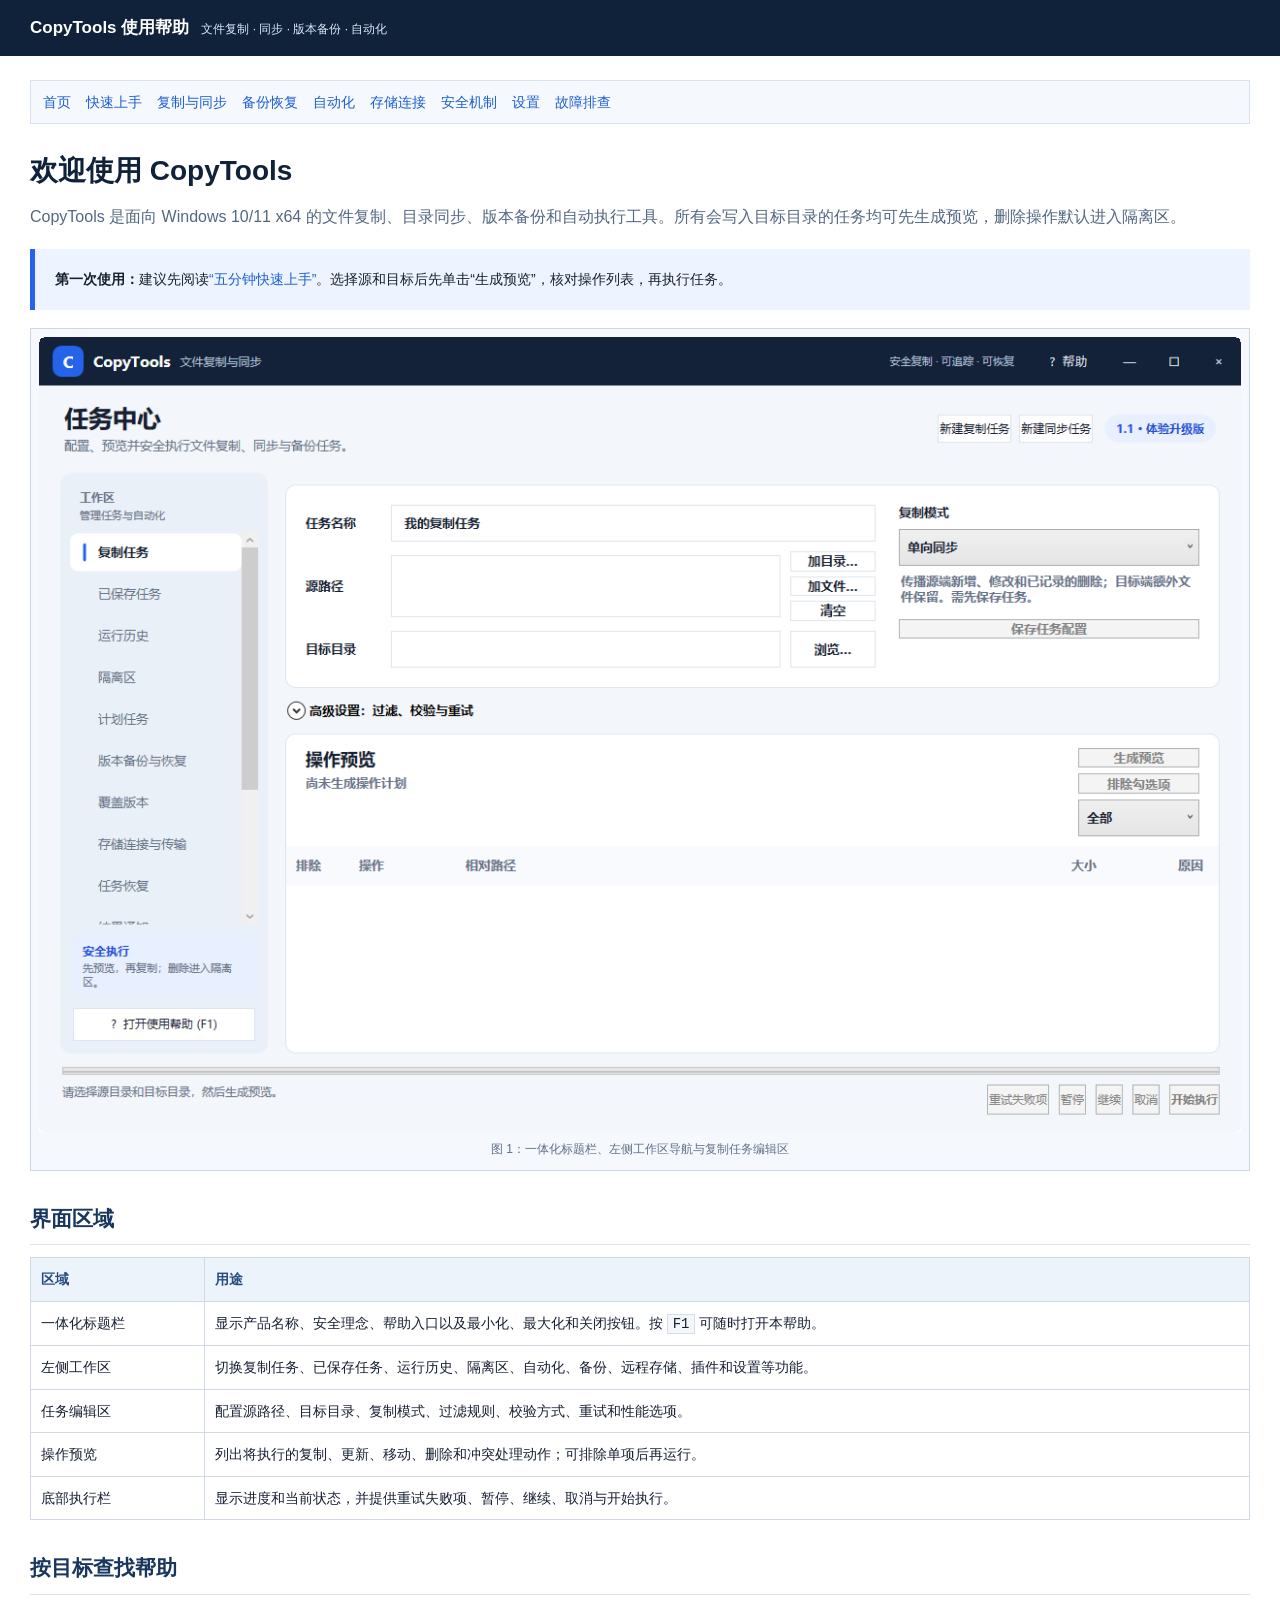
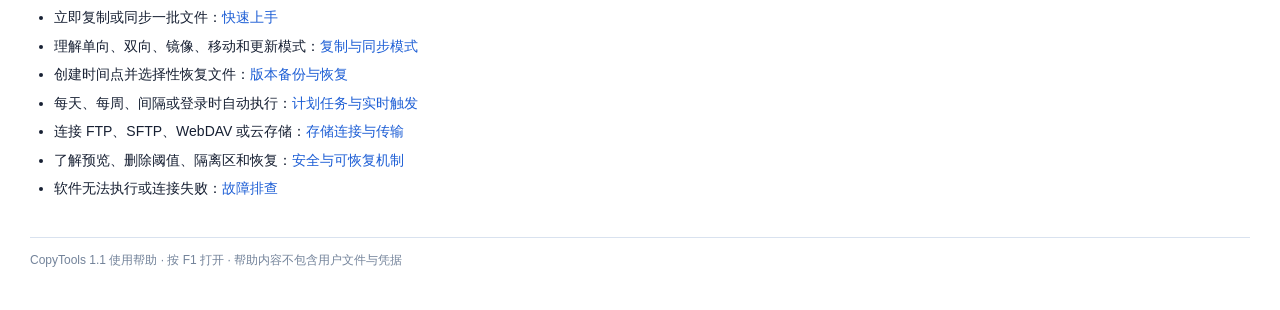
<file: docs/help-src/index.html>
<!DOCTYPE html>
<html lang="zh-CN"><head><meta charset="gb2312"><title>CopyTools ʹ�ð���</title><link rel="stylesheet" href="styles/help.css"></head>
<body>
<div class="topbar"><strong>CopyTools ʹ�ð���</strong><span>�ļ����� �� ͬ�� �� �汾���� �� �Զ���</span></div>
<div class="nav"><a href="index.html">��ҳ</a><a href="quick-start.html">��������</a><a href="copy-sync.html">������ͬ��</a><a href="backup.html">���ݻָ�</a><a href="automation.html">�Զ���</a><a href="storage.html">�洢����</a><a href="safety.html">��ȫ����</a><a href="settings.html">����</a><a href="troubleshooting.html">�����Ų�</a></div>
<h1>��ӭʹ�� CopyTools</h1>
<p class="lead">CopyTools ������ Windows 10/11 x64 ���ļ����ơ�Ŀ¼ͬ�����汾���ݺ��Զ�ִ�й��ߡ����л�д��Ŀ��Ŀ¼���������������Ԥ����ɾ������Ĭ�Ͻ����������</p>
<div class="hero"><strong>��һ��ʹ�ã�</strong>�������Ķ�<a href="quick-start.html">������ӿ������֡�</a>��ѡ��Դ��Ŀ����ȵ���������Ԥ�������˶Բ����б�����ִ������</div>
<div class="screenshot"><img src="images/01-copy-task.png" alt="CopyTools ��������������"><p class="caption">ͼ 1��һ�廯����������๤���������븴������༭��</p></div>
<h2>��������</h2>
<table>
<tr><th>����</th><th>��;</th></tr>
<tr><td>һ�廯������</td><td>��ʾ��Ʒ���ơ���ȫ�����������Լ���С������󻯺͹رհ�ť���� <kbd>F1</kbd> ����ʱ�򿪱�������</td></tr>
<tr><td>��๤����</td><td>�л����������ѱ�������������ʷ�����������Զ��������ݡ�Զ�̴洢����������õȹ��ܡ�</td></tr>
<tr><td>����༭��</td><td>����Դ·����Ŀ��Ŀ¼������ģʽ�����˹���У�鷽ʽ�����Ժ�����ѡ�</td></tr>
<tr><td>����Ԥ��</td><td>�г���ִ�еĸ��ơ����¡��ƶ���ɾ���ͳ�ͻ�������������ų�����������С�</td></tr>
<tr><td>�ײ�ִ����</td><td>��ʾ���Ⱥ͵�ǰ״̬�����ṩ����ʧ�����ͣ��������ȡ���뿪ʼִ�С�</td></tr>
</table>
<h2>��Ŀ����Ұ���</h2>
<ul>
<li>�������ƻ�ͬ��һ���ļ���<a href="quick-start.html">��������</a></li>
<li>���ⵥ��˫�򡢾����ƶ��͸���ģʽ��<a href="copy-sync.html">������ͬ��ģʽ</a></li>
<li>����ʱ��㲢ѡ���Իָ��ļ���<a href="backup.html">�汾������ָ�</a></li>
<li>ÿ�졢ÿ�ܡ�������¼ʱ�Զ�ִ�У�<a href="automation.html">�ƻ�������ʵʱ����</a></li>
<li>���� FTP��SFTP��WebDAV ���ƴ洢��<a href="storage.html">�洢�����봫��</a></li>
<li>�˽�Ԥ����ɾ����ֵ���������ͻָ���<a href="safety.html">��ȫ��ɻָ�����</a></li>
<li>�����޷�ִ�л�����ʧ�ܣ�<a href="troubleshooting.html">�����Ų�</a></li>
</ul>
<div class="footer">CopyTools 1.1 ʹ�ð��� �� �� F1 �� �� �������ݲ������û��ļ���ƾ��</div>
</body></html>
</file>
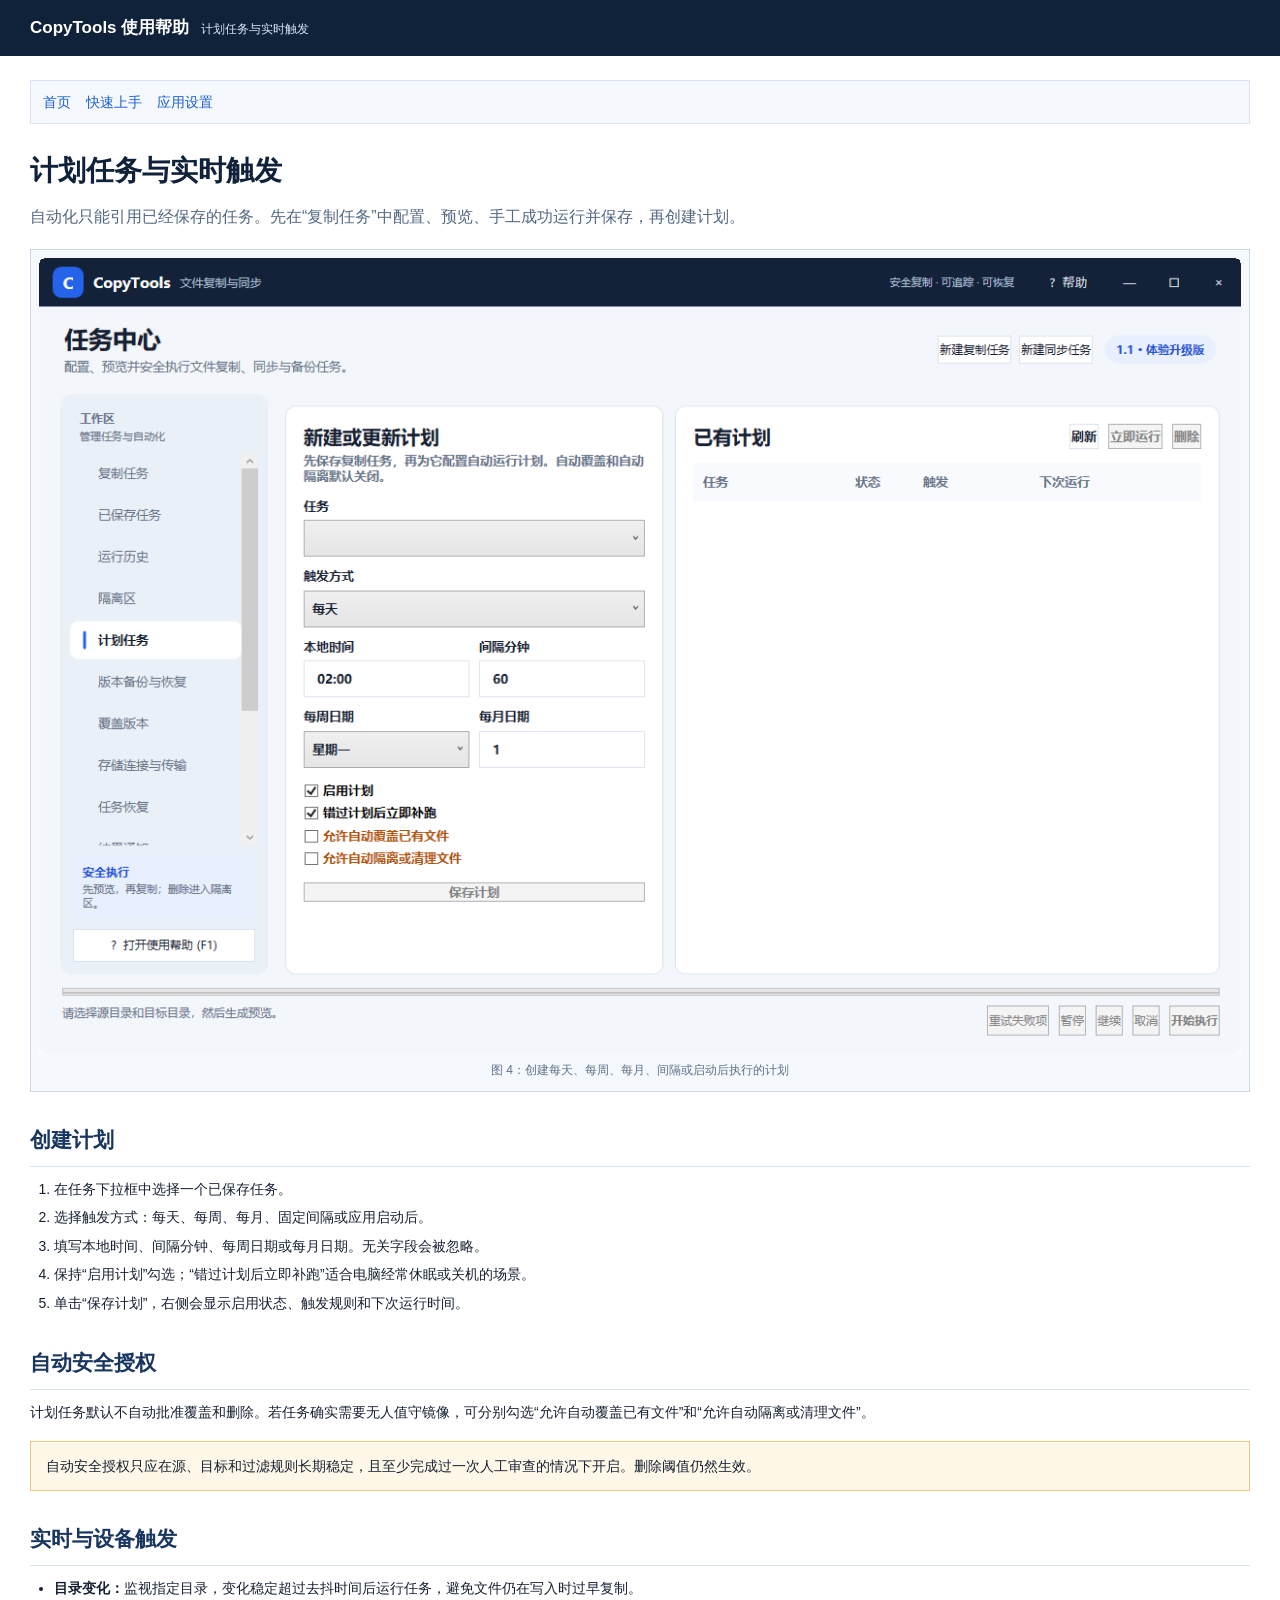
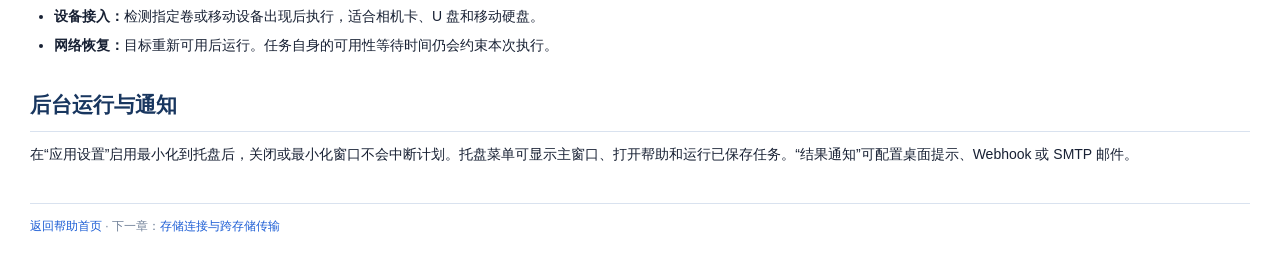
<file: docs/help-src/automation.html>
<!DOCTYPE html>
<html lang="zh-CN"><head><meta charset="gb2312"><title>�ƻ�������ʵʱ����</title><link rel="stylesheet" href="styles/help.css"></head>
<body>
<div class="topbar"><strong>CopyTools ʹ�ð���</strong><span>�ƻ�������ʵʱ����</span></div>
<div class="nav"><a href="index.html">��ҳ</a><a href="quick-start.html">��������</a><a href="settings.html">Ӧ������</a></div>
<h1>�ƻ�������ʵʱ����</h1>
<p class="lead">�Զ���ֻ�������Ѿ�������������ڡ��������������á�Ԥ�����ֹ��ɹ����в����棬�ٴ����ƻ���</p>
<div class="screenshot"><img src="images/03-schedules.png" alt="�ƻ��������"><p class="caption">ͼ 4������ÿ�졢ÿ�ܡ�ÿ�¡������������ִ�еļƻ�</p></div>
<h2>�����ƻ�</h2>
<ol><li>��������������ѡ��һ���ѱ�������</li><li>ѡ�񴥷���ʽ��ÿ�졢ÿ�ܡ�ÿ�¡��̶������Ӧ��������</li><li>��д����ʱ�䡢������ӡ�ÿ�����ڻ�ÿ�����ڡ��޹��ֶλᱻ���ԡ�</li><li>���֡����üƻ�����ѡ���������ƻ����������ܡ��ʺϵ��Ծ������߻�ػ��ĳ�����</li><li>����������ƻ������Ҳ����ʾ����״̬������������´�����ʱ�䡣</li></ol>
<h2>�Զ���ȫ��Ȩ</h2>
<p>�ƻ�����Ĭ�ϲ��Զ���׼���Ǻ�ɾ����������ȷʵ��Ҫ����ֵ�ؾ��񣬿ɷֱ�ѡ�������Զ����������ļ����͡������Զ�����������ļ�����</p>
<div class="warning">�Զ���ȫ��ȨֻӦ��Դ��Ŀ��͹��˹������ȶ�����������ɹ�һ���˹���������¿�����ɾ����ֵ��Ȼ��Ч��</div>
<h2>ʵʱ���豸����</h2>
<ul><li><strong>Ŀ¼�仯��</strong>����ָ��Ŀ¼���仯�ȶ�����ȥ��ʱ����������񣬱����ļ�����д��ʱ���縴�ơ�</li><li><strong>�豸���룺</strong>���ָ�������ƶ��豸���ֺ�ִ�У��ʺ��������U �̺��ƶ�Ӳ�̡�</li><li><strong>����ָ���</strong>Ŀ�����¿��ú����С����������Ŀ����Եȴ�ʱ���Ի�Լ������ִ�С�</li></ul>
<h2>��̨������֪ͨ</h2><p>�ڡ�Ӧ�����á�������С�������̺󣬹رջ���С�����ڲ����жϼƻ������̲˵�����ʾ�����ڡ��򿪰����������ѱ������񡣡����֪ͨ��������������ʾ��Webhook �� SMTP �ʼ���</p>
<div class="footer"><a href="index.html">���ذ�����ҳ</a> �� ��һ�£�<a href="storage.html">�洢�������洢����</a></div>
</body></html>
</file>
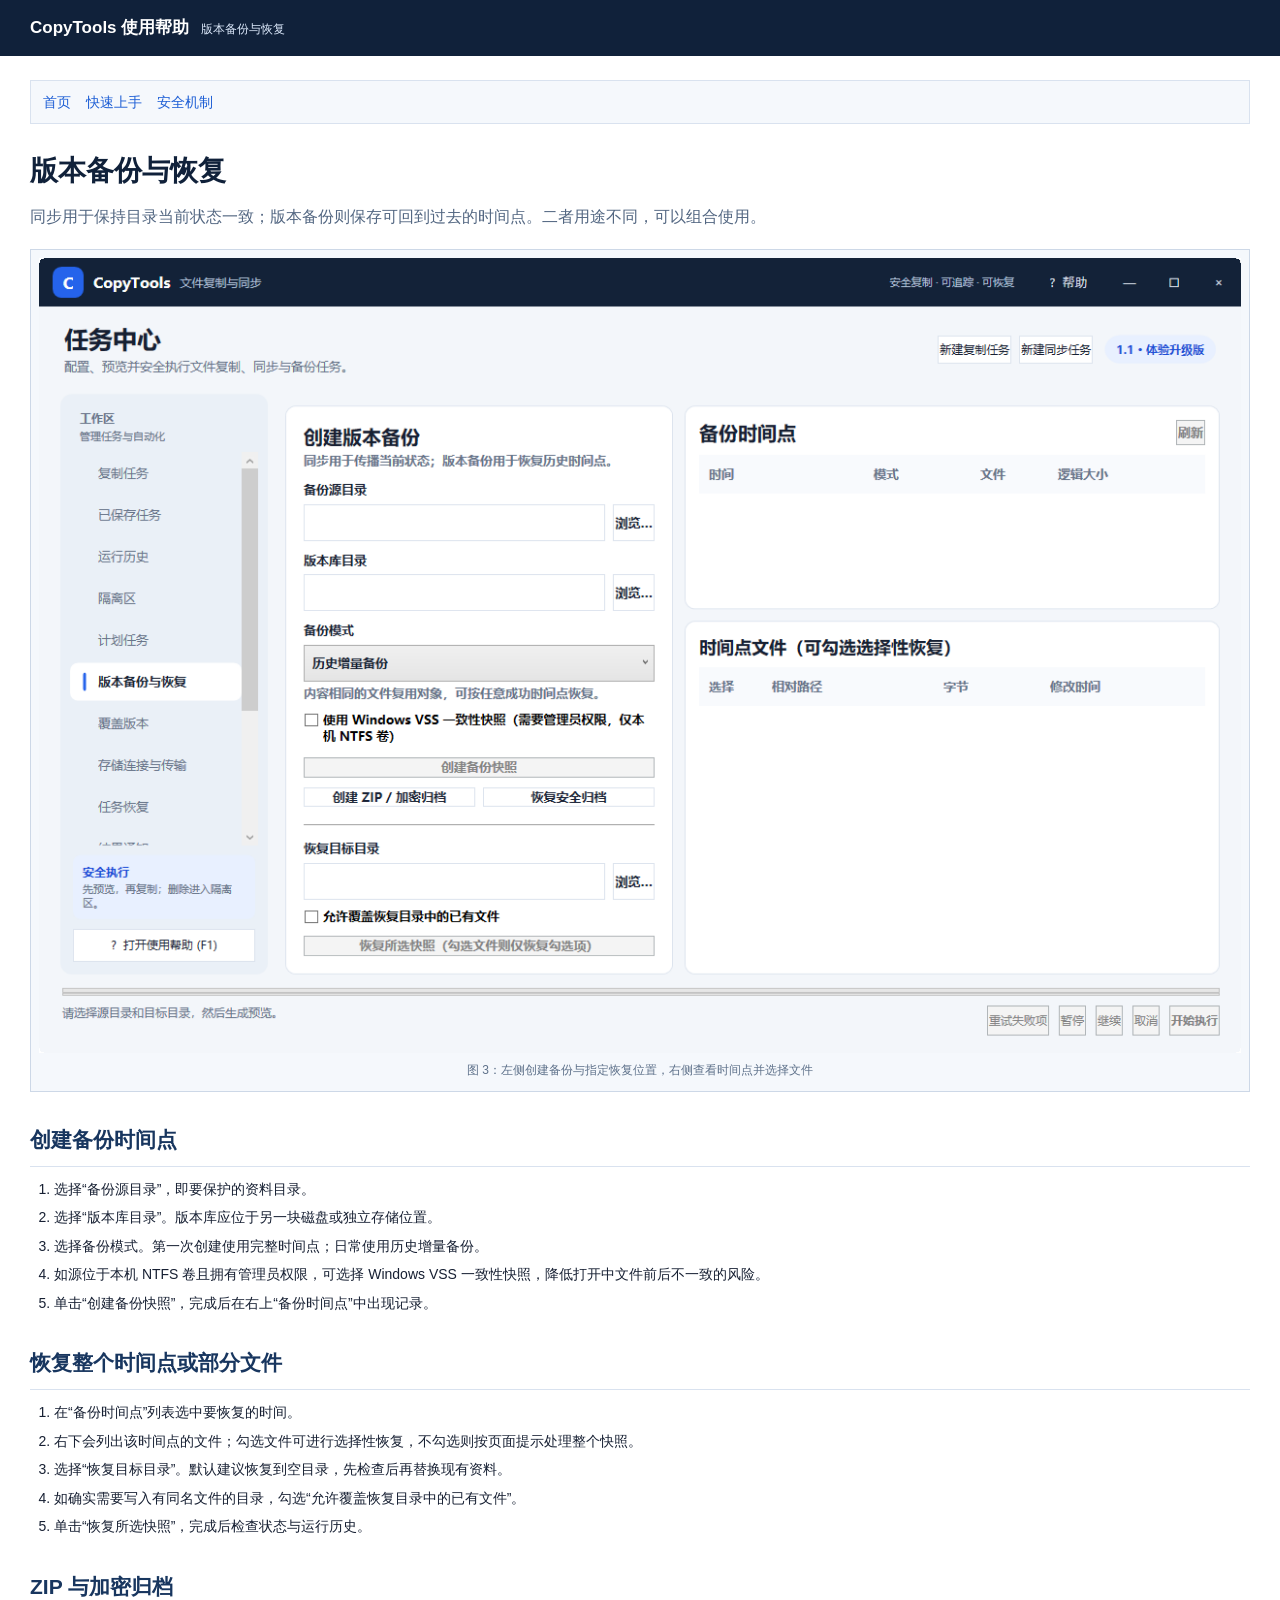
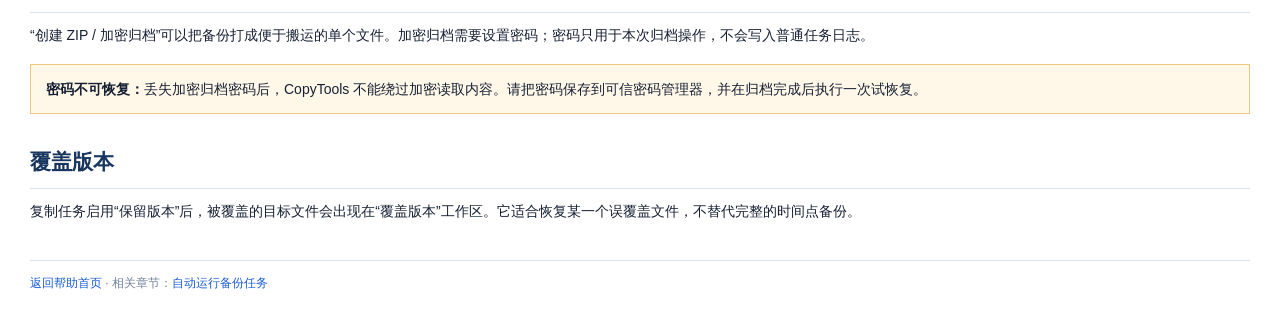
<file: docs/help-src/backup.html>
<!DOCTYPE html>
<html lang="zh-CN"><head><meta charset="gb2312"><title>�汾������ָ�</title><link rel="stylesheet" href="styles/help.css"></head>
<body>
<div class="topbar"><strong>CopyTools ʹ�ð���</strong><span>�汾������ָ�</span></div>
<div class="nav"><a href="index.html">��ҳ</a><a href="quick-start.html">��������</a><a href="safety.html">��ȫ����</a></div>
<h1>�汾������ָ�</h1>
<p class="lead">ͬ�����ڱ���Ŀ¼��ǰ״̬һ�£��汾�����򱣴�ɻص���ȥ��ʱ��㡣������;��ͬ���������ʹ�á�</p>
<div class="screenshot"><img src="images/04-backup-restore.png" alt="�汾������ָ�����"><p class="caption">ͼ 3����ഴ��������ָ���ָ�λ�ã��Ҳ�鿴ʱ��㲢ѡ���ļ�</p></div>
<h2>��������ʱ���</h2>
<ol><li>ѡ�񡰱���ԴĿ¼������Ҫ����������Ŀ¼��</li><li>ѡ�񡰰汾��Ŀ¼�����汾��Ӧλ����һ����̻�����洢λ�á�</li><li>ѡ�񱸷�ģʽ����һ�δ���ʹ������ʱ��㣻�ճ�ʹ����ʷ�������ݡ�</li><li>��Դλ�ڱ��� NTFS ����ӵ�й���ԱȨ�ޣ���ѡ�� Windows VSS һ���Կ��գ����ʹ����ļ�ǰ��һ�µķ��ա�</li><li>�������������ݿ��ա�����ɺ������ϡ�����ʱ��㡱�г��ּ�¼��</li></ol>
<h2>�ָ�����ʱ���򲿷��ļ�</h2>
<ol><li>�ڡ�����ʱ��㡱�б�ѡ��Ҫ�ָ���ʱ�䡣</li><li>���»��г���ʱ�����ļ�����ѡ�ļ��ɽ���ѡ���Իָ�������ѡ��ҳ����ʾ�����������ա�</li><li>ѡ�񡰻ָ�Ŀ��Ŀ¼����Ĭ�Ͻ���ָ�����Ŀ¼���ȼ������滻�������ϡ�</li><li>��ȷʵ��Ҫд����ͬ���ļ���Ŀ¼����ѡ���������ǻָ�Ŀ¼�е������ļ�����</li><li>�������ָ���ѡ���ա�����ɺ���״̬��������ʷ��</li></ol>
<h2>ZIP ����ܹ鵵</h2>
<p>������ ZIP / ���ܹ鵵�����԰ѱ��ݴ�ɱ��ڰ��˵ĵ����ļ������ܹ鵵��Ҫ�������룻����ֻ���ڱ��ι鵵����������д����ͨ������־��</p>
<div class="warning"><strong>���벻�ɻָ���</strong>��ʧ���ܹ鵵�����CopyTools �����ƹ����ܶ�ȡ���ݡ�������뱣�浽������������������ڹ鵵��ɺ�ִ��һ���Իָ���</div>
<h2>���ǰ汾</h2><p>�����������á������汾���󣬱����ǵ�Ŀ���ļ�������ڡ����ǰ汾�������������ʺϻָ�ĳһ���󸲸��ļ��������������ʱ��㱸�ݡ�</p>
<div class="footer"><a href="index.html">���ذ�����ҳ</a> �� ����½ڣ�<a href="automation.html">�Զ����б�������</a></div>
</body></html>
</file>
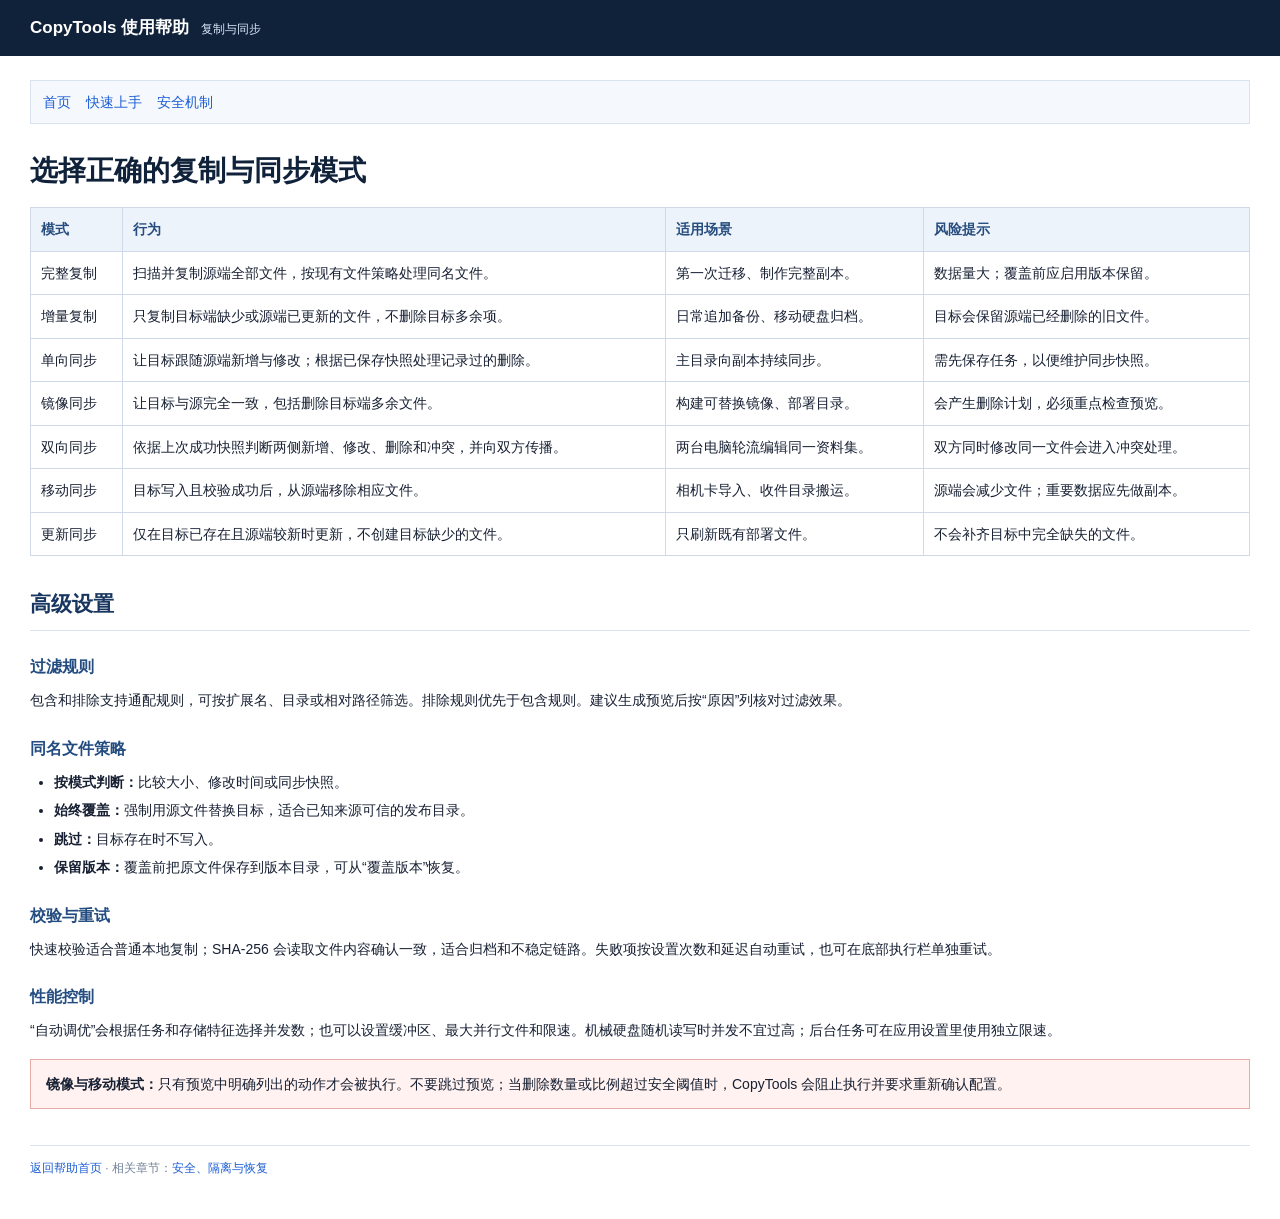
<file: docs/help-src/copy-sync.html>
<!DOCTYPE html>
<html lang="zh-CN"><head><meta charset="gb2312"><title>������ͬ��ģʽ</title><link rel="stylesheet" href="styles/help.css"></head>
<body>
<div class="topbar"><strong>CopyTools ʹ�ð���</strong><span>������ͬ��</span></div>
<div class="nav"><a href="index.html">��ҳ</a><a href="quick-start.html">��������</a><a href="safety.html">��ȫ����</a></div>
<h1>ѡ����ȷ�ĸ�����ͬ��ģʽ</h1>
<table>
<tr><th>ģʽ</th><th>��Ϊ</th><th>���ó���</th><th>������ʾ</th></tr>
<tr><td>��������</td><td>ɨ�貢����Դ��ȫ���ļ����������ļ����Դ���ͬ���ļ���</td><td>��һ��Ǩ�ơ���������������</td><td>�������󣻸���ǰӦ���ð汾������</td></tr>
<tr><td>��������</td><td>ֻ����Ŀ���ȱ�ٻ�Դ���Ѹ��µ��ļ�����ɾ��Ŀ������</td><td>�ճ�׷�ӱ��ݡ��ƶ�Ӳ�̹鵵��</td><td>Ŀ��ᱣ��Դ���Ѿ�ɾ���ľ��ļ���</td></tr>
<tr><td>����ͬ��</td><td>��Ŀ�����Դ���������޸ģ������ѱ�����մ�����¼����ɾ����</td><td>��Ŀ¼�򸱱�����ͬ����</td><td>���ȱ��������Ա�ά��ͬ�����ա�</td></tr>
<tr><td>����ͬ��</td><td>��Ŀ����Դ��ȫһ�£�����ɾ��Ŀ��˶����ļ���</td><td>�������滻���񡢲���Ŀ¼��</td><td>�����ɾ���ƻ��������ص���Ԥ����</td></tr>
<tr><td>˫��ͬ��</td><td>�����ϴγɹ������ж������������޸ġ�ɾ���ͳ�ͻ������˫��������</td><td>��̨���������༭ͬһ���ϼ���</td><td>˫��ͬʱ�޸�ͬһ�ļ�������ͻ������</td></tr>
<tr><td>�ƶ�ͬ��</td><td>Ŀ��д����У��ɹ��󣬴�Դ���Ƴ���Ӧ�ļ���</td><td>��������롢�ռ�Ŀ¼���ˡ�</td><td>Դ�˻�����ļ�����Ҫ����Ӧ����������</td></tr>
<tr><td>����ͬ��</td><td>����Ŀ���Ѵ�����Դ�˽���ʱ���£�������Ŀ��ȱ�ٵ��ļ���</td><td>ֻˢ�¼��в����ļ���</td><td>���Ჹ��Ŀ������ȫȱʧ���ļ���</td></tr>
</table>
<h2>�߼�����</h2>
<h3>���˹���</h3><p>�������ų�֧��ͨ����򣬿ɰ���չ����Ŀ¼�����·��ɸѡ���ų����������ڰ������򡣽�������Ԥ���󰴡�ԭ���к˶Թ���Ч����</p>
<h3>ͬ���ļ�����</h3><ul><li><strong>��ģʽ�жϣ�</strong>�Ƚϴ�С���޸�ʱ���ͬ�����ա�</li><li><strong>ʼ�ո��ǣ�</strong>ǿ����Դ�ļ��滻Ŀ�꣬�ʺ���֪��Դ���ŵķ���Ŀ¼��</li><li><strong>������</strong>Ŀ�����ʱ��д�롣</li><li><strong>�����汾��</strong>����ǰ��ԭ�ļ����浽�汾Ŀ¼���ɴӡ����ǰ汾���ָ���</li></ul>
<h3>У��������</h3><p>����У���ʺ���ͨ���ظ��ƣ�SHA-256 ���ȡ�ļ�����ȷ��һ�£��ʺϹ鵵�Ͳ��ȶ���·��ʧ������ô������ӳ��Զ����ԣ�Ҳ���ڵײ�ִ�����������ԡ�</p>
<h3>���ܿ���</h3><p>���Զ����š����������ʹ洢����ѡ�񲢷�����Ҳ�������û�������������ļ������١���еӲ�������дʱ�������˹��ߣ���̨�������Ӧ��������ʹ�ö������١�</p>
<div class="danger"><strong>�������ƶ�ģʽ��</strong>ֻ��Ԥ������ȷ�г��Ķ����Żᱻִ�С���Ҫ����Ԥ������ɾ�����������������ȫ��ֵʱ��CopyTools ����ִֹ�в�Ҫ������ȷ�����á�</div>
<div class="footer"><a href="index.html">���ذ�����ҳ</a> �� ����½ڣ�<a href="safety.html">��ȫ��������ָ�</a></div>
</body></html>
</file>
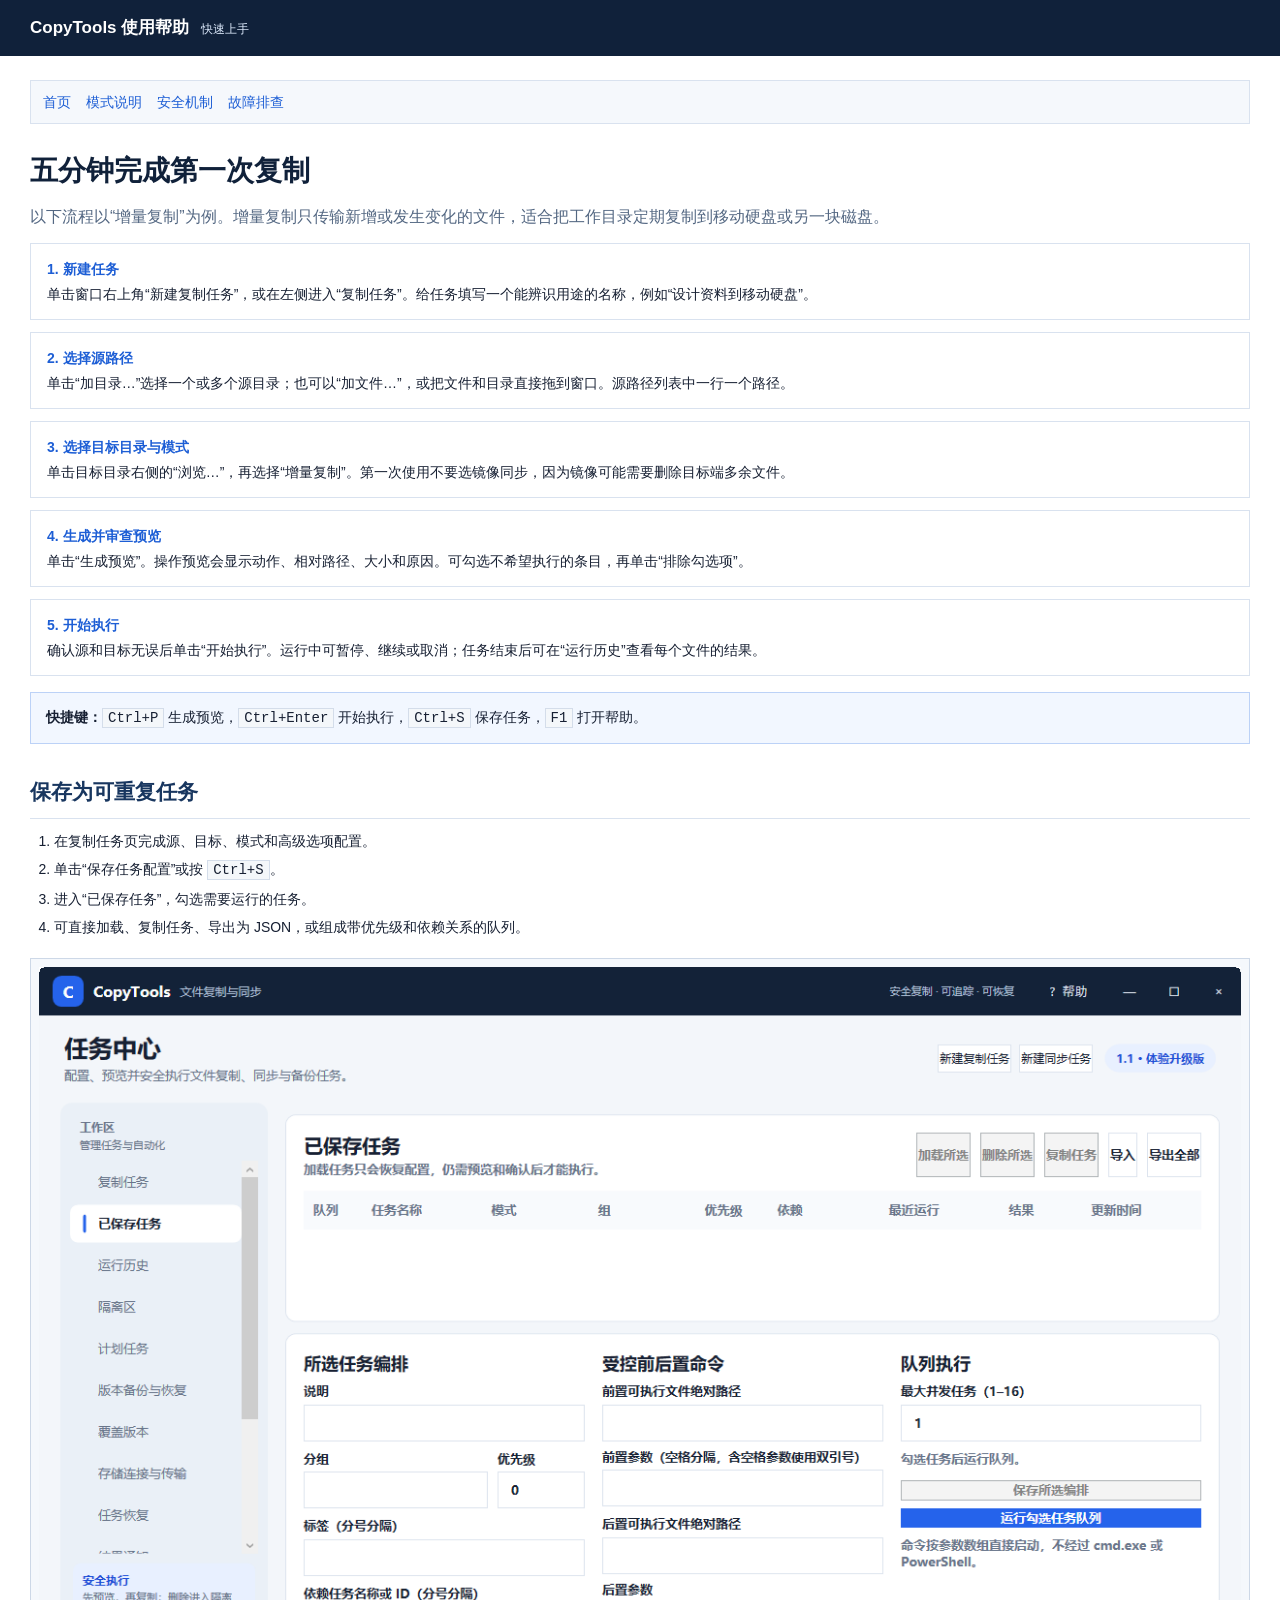
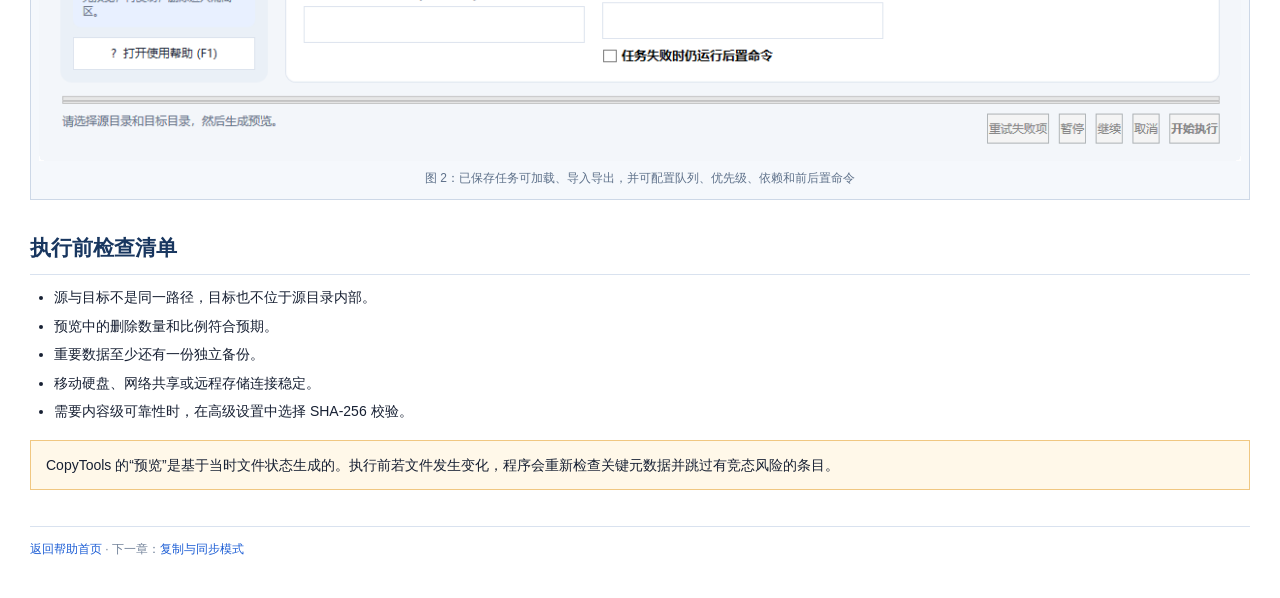
<file: docs/help-src/quick-start.html>
<!DOCTYPE html>
<html lang="zh-CN"><head><meta charset="gb2312"><title>����ӿ�������</title><link rel="stylesheet" href="styles/help.css"></head>
<body>
<div class="topbar"><strong>CopyTools ʹ�ð���</strong><span>��������</span></div>
<div class="nav"><a href="index.html">��ҳ</a><a href="copy-sync.html">ģʽ˵��</a><a href="safety.html">��ȫ����</a><a href="troubleshooting.html">�����Ų�</a></div>
<h1>�������ɵ�һ�θ���</h1>
<p class="lead">���������ԡ��������ơ�Ϊ������������ֻ�������������仯���ļ����ʺϰѹ���Ŀ¼���ڸ��Ƶ��ƶ�Ӳ�̻���һ����̡�</p>
<div class="step"><strong>1. �½�����</strong><br>�����������Ͻǡ��½��������񡱣����������롰�������񡱡���������дһ���ܱ�ʶ��;�����ƣ����硰������ϵ��ƶ�Ӳ�̡���</div>
<div class="step"><strong>2. ѡ��Դ·��</strong><br>��������Ŀ¼����ѡ��һ������ԴĿ¼��Ҳ���ԡ����ļ�����������ļ���Ŀ¼ֱ���ϵ����ڡ�Դ·���б���һ��һ��·����</div>
<div class="step"><strong>3. ѡ��Ŀ��Ŀ¼��ģʽ</strong><br>����Ŀ��Ŀ¼�Ҳ�ġ������������ѡ���������ơ�����һ��ʹ�ò�Ҫѡ����ͬ������Ϊ���������Ҫɾ��Ŀ��˶����ļ���</div>
<div class="step"><strong>4. ���ɲ����Ԥ��</strong><br>����������Ԥ����������Ԥ������ʾ���������·������С��ԭ�򡣿ɹ�ѡ��ϣ��ִ�е���Ŀ���ٵ������ų���ѡ���</div>
<div class="step"><strong>5. ��ʼִ��</strong><br>ȷ��Դ��Ŀ������󵥻�����ʼִ�С��������п���ͣ��������ȡ���������������ڡ�������ʷ���鿴ÿ���ļ��Ľ����</div>
<div class="tip"><strong>��ݼ���</strong><kbd>Ctrl+P</kbd> ����Ԥ����<kbd>Ctrl+Enter</kbd> ��ʼִ�У�<kbd>Ctrl+S</kbd> ��������<kbd>F1</kbd> �򿪰�����</div>
<h2>����Ϊ���ظ�����</h2>
<ol>
<li>�ڸ�������ҳ���Դ��Ŀ�ꡢģʽ�͸߼�ѡ�����á�</li>
<li>�����������������á��� <kbd>Ctrl+S</kbd>��</li>
<li>���롰�ѱ������񡱣���ѡ��Ҫ���е�����</li>
<li>��ֱ�Ӽ��ء��������񡢵���Ϊ JSON������ɴ����ȼ���������ϵ�Ķ��С�</li>
</ol>
<div class="screenshot"><img src="images/02-saved-tasks.png" alt="�ѱ������������"><p class="caption">ͼ 2���ѱ�������ɼ��ء����뵼�����������ö��С����ȼ���������ǰ��������</p></div>
<h2>ִ��ǰ����嵥</h2>
<ul><li>Դ��Ŀ�겻��ͬһ·����Ŀ��Ҳ��λ��ԴĿ¼�ڲ���</li><li>Ԥ���е�ɾ�������ͱ�������Ԥ�ڡ�</li><li>��Ҫ�������ٻ���һ�ݶ������ݡ�</li><li>�ƶ�Ӳ�̡����繲����Զ�̴洢�����ȶ���</li><li>��Ҫ���ݼ��ɿ���ʱ���ڸ߼�������ѡ�� SHA-256 У�顣</li></ul>
<div class="warning">CopyTools �ġ�Ԥ�����ǻ��ڵ�ʱ�ļ�״̬���ɵġ�ִ��ǰ���ļ������仯����������¼��ؼ�Ԫ���ݲ������о�̬���յ���Ŀ��</div>
<div class="footer"><a href="index.html">���ذ�����ҳ</a> �� ��һ�£�<a href="copy-sync.html">������ͬ��ģʽ</a></div>
</body></html>
</file>
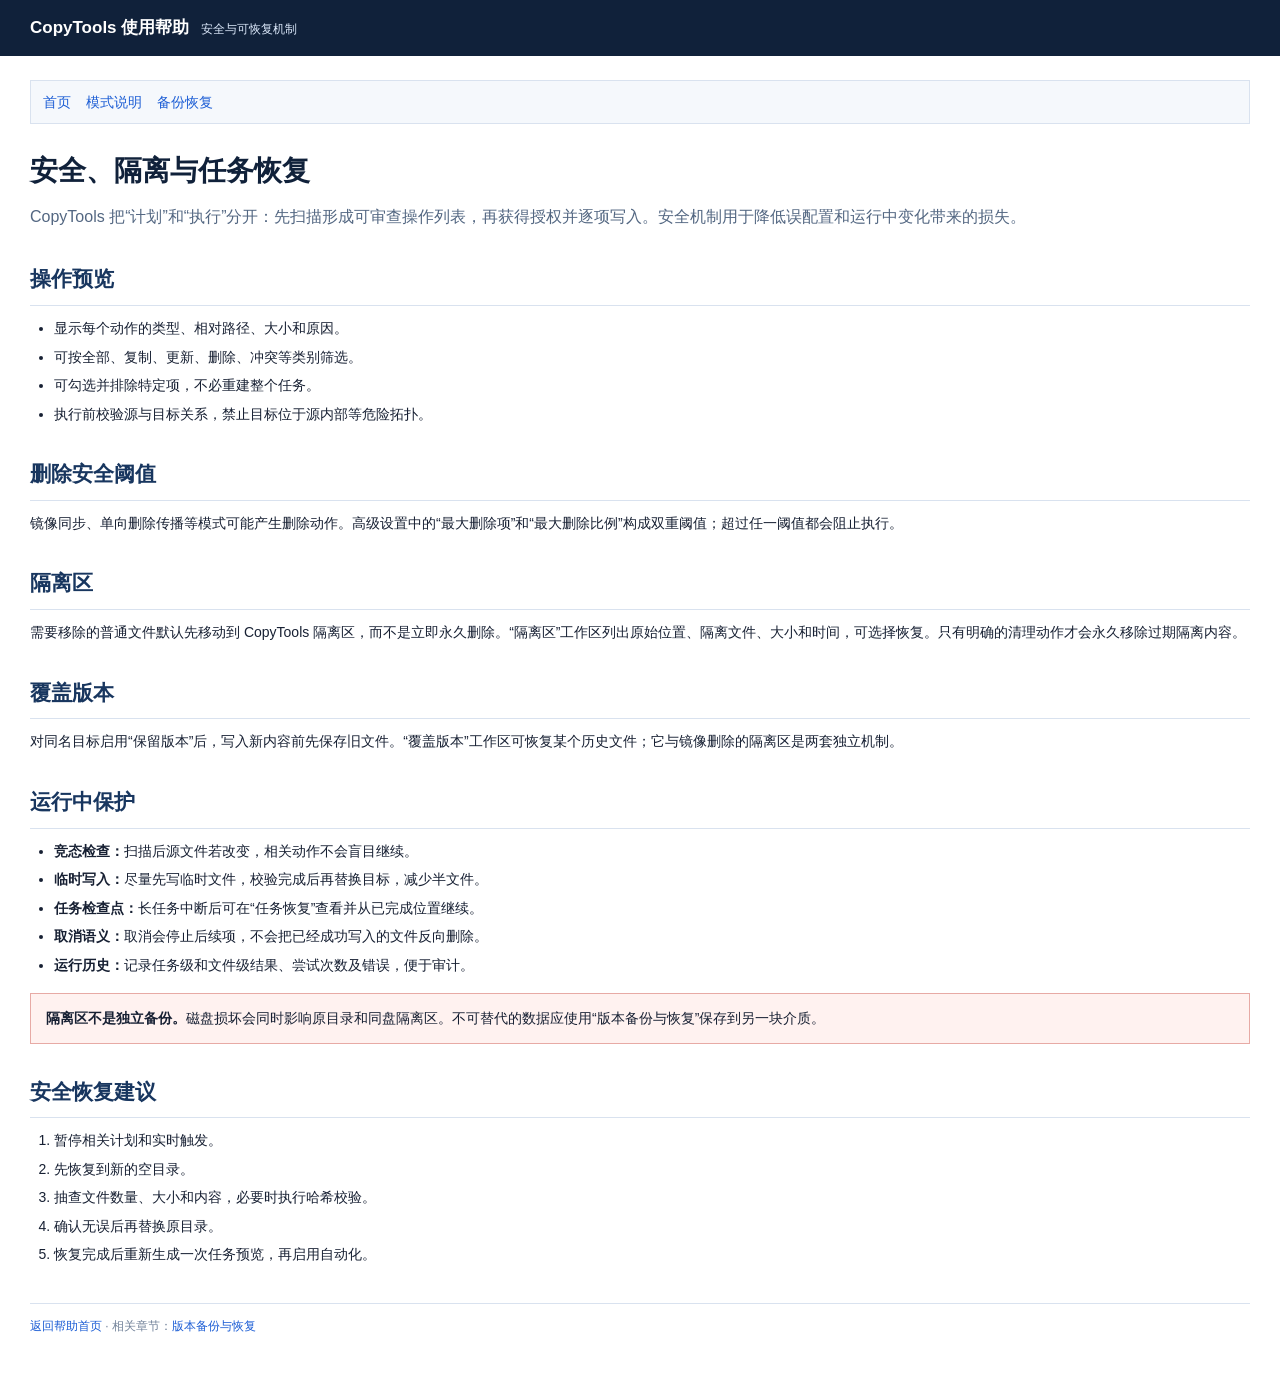
<file: docs/help-src/safety.html>
<!DOCTYPE html>
<html lang="zh-CN"><head><meta charset="gb2312"><title>��ȫ��������ָ�</title><link rel="stylesheet" href="styles/help.css"></head>
<body>
<div class="topbar"><strong>CopyTools ʹ�ð���</strong><span>��ȫ��ɻָ�����</span></div>
<div class="nav"><a href="index.html">��ҳ</a><a href="copy-sync.html">ģʽ˵��</a><a href="backup.html">���ݻָ�</a></div>
<h1>��ȫ������������ָ�</h1>
<p class="lead">CopyTools �ѡ��ƻ����͡�ִ�С��ֿ�����ɨ���γɿ��������б����ٻ����Ȩ������д�롣��ȫ�������ڽ��������ú������б仯��������ʧ��</p>
<h2>����Ԥ��</h2><ul><li>��ʾÿ�����������͡����·������С��ԭ��</li><li>�ɰ�ȫ�������ơ����¡�ɾ������ͻ�����ɸѡ��</li><li>�ɹ�ѡ���ų��ض�������ؽ���������</li><li>ִ��ǰУ��Դ��Ŀ���ϵ����ֹĿ��λ��Դ�ڲ���Σ�����ˡ�</li></ul>
<h2>ɾ����ȫ��ֵ</h2><p>����ͬ��������ɾ��������ģʽ���ܲ���ɾ���������߼������еġ����ɾ����͡����ɾ������������˫����ֵ��������һ��ֵ������ִֹ�С�</p>
<h2>������</h2><p>��Ҫ�Ƴ�����ͨ�ļ�Ĭ�����ƶ��� CopyTools ����������������������ɾ���������������������г�ԭʼλ�á������ļ�����С��ʱ�䣬��ѡ��ָ���ֻ����ȷ�����������Ż������Ƴ����ڸ������ݡ�</p>
<h2>���ǰ汾</h2><p>��ͬ��Ŀ�����á������汾����д��������ǰ�ȱ�����ļ��������ǰ汾���������ɻָ�ĳ����ʷ�ļ������뾵��ɾ���ĸ����������׶������ơ�</p>
<h2>�����б���</h2>
<ul><li><strong>��̬��飺</strong>ɨ���Դ�ļ����ı䣬��ض�������äĿ������</li><li><strong>��ʱд�룺</strong>������д��ʱ�ļ���У����ɺ����滻Ŀ�꣬���ٰ��ļ���</li><li><strong>������㣺</strong>�������жϺ���ڡ�����ָ����鿴���������λ�ü�����</li><li><strong>ȡ�����壺</strong>ȡ����ֹͣ�����������Ѿ��ɹ�д����ļ�����ɾ����</li><li><strong>������ʷ��</strong>��¼���񼶺��ļ�����������Դ��������󣬱�����ơ�</li></ul>
<div class="danger"><strong>���������Ƕ������ݡ�</strong>�����𻵻�ͬʱӰ��ԭĿ¼��ͬ�̸��������������������Ӧʹ�á��汾������ָ������浽��һ����ʡ�</div>
<h2>��ȫ�ָ�����</h2><ol><li>��ͣ��ؼƻ���ʵʱ������</li><li>�Ȼָ����µĿ�Ŀ¼��</li><li>����ļ���������С�����ݣ���Ҫʱִ�й�ϣУ�顣</li><li>ȷ����������滻ԭĿ¼��</li><li>�ָ���ɺ���������һ������Ԥ�����������Զ�����</li></ol>
<div class="footer"><a href="index.html">���ذ�����ҳ</a> �� ����½ڣ�<a href="backup.html">�汾������ָ�</a></div>
</body></html>
</file>
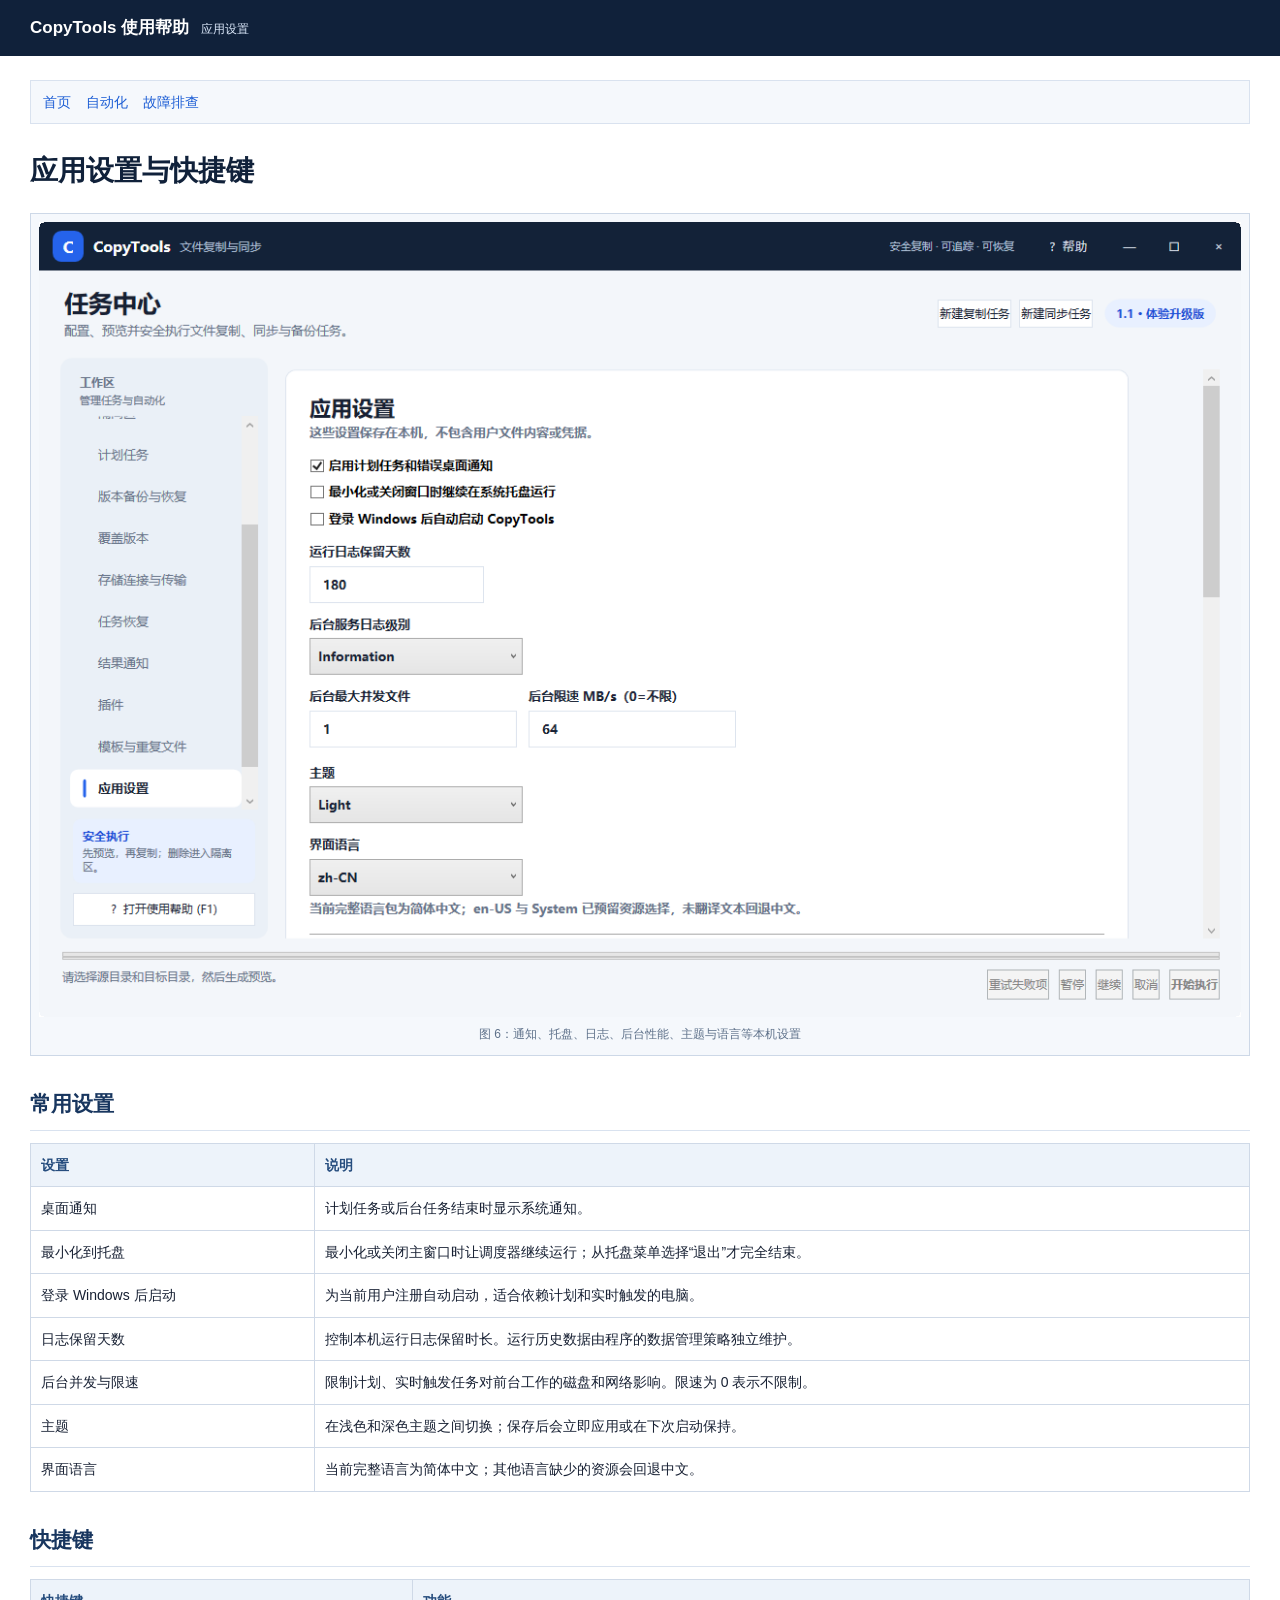
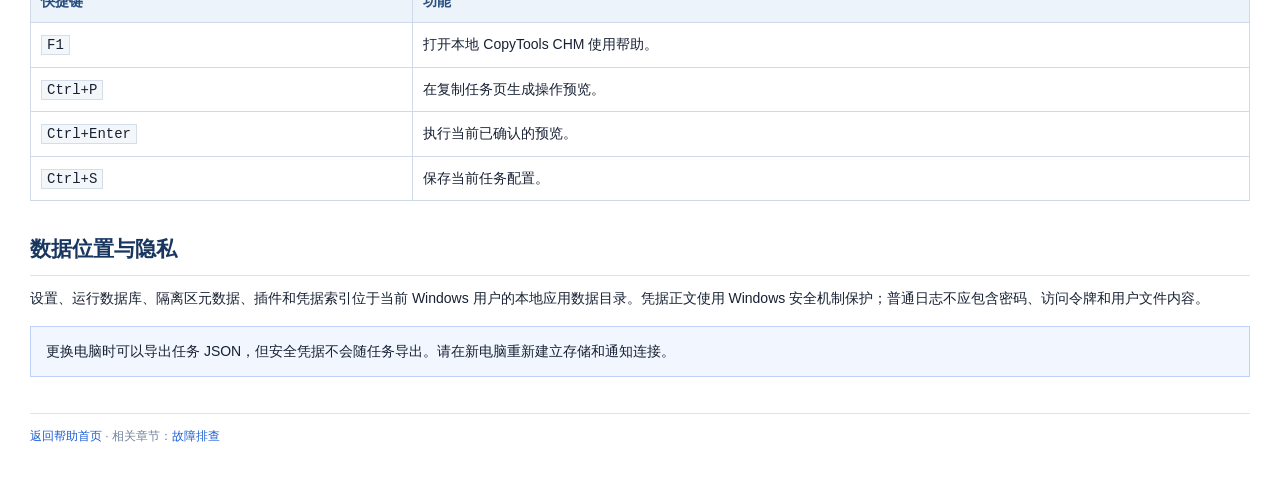
<file: docs/help-src/settings.html>
<!DOCTYPE html>
<html lang="zh-CN"><head><meta charset="gb2312"><title>Ӧ���������ݼ�</title><link rel="stylesheet" href="styles/help.css"></head>
<body>
<div class="topbar"><strong>CopyTools ʹ�ð���</strong><span>Ӧ������</span></div>
<div class="nav"><a href="index.html">��ҳ</a><a href="automation.html">�Զ���</a><a href="troubleshooting.html">�����Ų�</a></div>
<h1>Ӧ���������ݼ�</h1>
<div class="screenshot"><img src="images/06-settings.png" alt="Ӧ�����ý���"><p class="caption">ͼ 6��֪ͨ�����̡���־����̨���ܡ����������Եȱ�������</p></div>
<h2>��������</h2>
<table><tr><th>����</th><th>˵��</th></tr><tr><td>����֪ͨ</td><td>�ƻ�������̨�������ʱ��ʾϵͳ֪ͨ��</td></tr><tr><td>��С��������</td><td>��С����ر�������ʱ�õ������������У������̲˵�ѡ���˳�������ȫ������</td></tr><tr><td>��¼ Windows ������</td><td>Ϊ��ǰ�û�ע���Զ��������ʺ������ƻ���ʵʱ�����ĵ��ԡ�</td></tr><tr><td>��־��������</td><td>���Ʊ���������־����ʱ����������ʷ�����ɳ�������ݹ������Զ���ά����</td></tr><tr><td>��̨����������</td><td>���Ƽƻ���ʵʱ���������ǰ̨�����Ĵ��̺�����Ӱ�졣����Ϊ 0 ��ʾ�����ơ�</td></tr><tr><td>����</td><td>��ǳɫ����ɫ����֮���л�������������Ӧ�û����´��������֡�</td></tr><tr><td>��������</td><td>��ǰ��������Ϊ�������ģ���������ȱ�ٵ���Դ��������ġ�</td></tr></table>
<h2>��ݼ�</h2>
<table><tr><th>��ݼ�</th><th>����</th></tr><tr><td><kbd>F1</kbd></td><td>�򿪱��� CopyTools CHM ʹ�ð�����</td></tr><tr><td><kbd>Ctrl+P</kbd></td><td>�ڸ�������ҳ���ɲ���Ԥ����</td></tr><tr><td><kbd>Ctrl+Enter</kbd></td><td>ִ�е�ǰ��ȷ�ϵ�Ԥ����</td></tr><tr><td><kbd>Ctrl+S</kbd></td><td>���浱ǰ�������á�</td></tr></table>
<h2>����λ������˽</h2><p>���á��������ݿ⡢������Ԫ���ݡ������ƾ������λ�ڵ�ǰ Windows �û��ı���Ӧ������Ŀ¼��ƾ������ʹ�� Windows ��ȫ���Ʊ�������ͨ��־��Ӧ�������롢�������ƺ��û��ļ����ݡ�</p>
<div class="tip">��������ʱ���Ե������� JSON������ȫƾ�ݲ��������񵼳��������µ������½����洢��֪ͨ���ӡ�</div>
<div class="footer"><a href="index.html">���ذ�����ҳ</a> �� ����½ڣ�<a href="troubleshooting.html">�����Ų�</a></div>
</body></html>
</file>
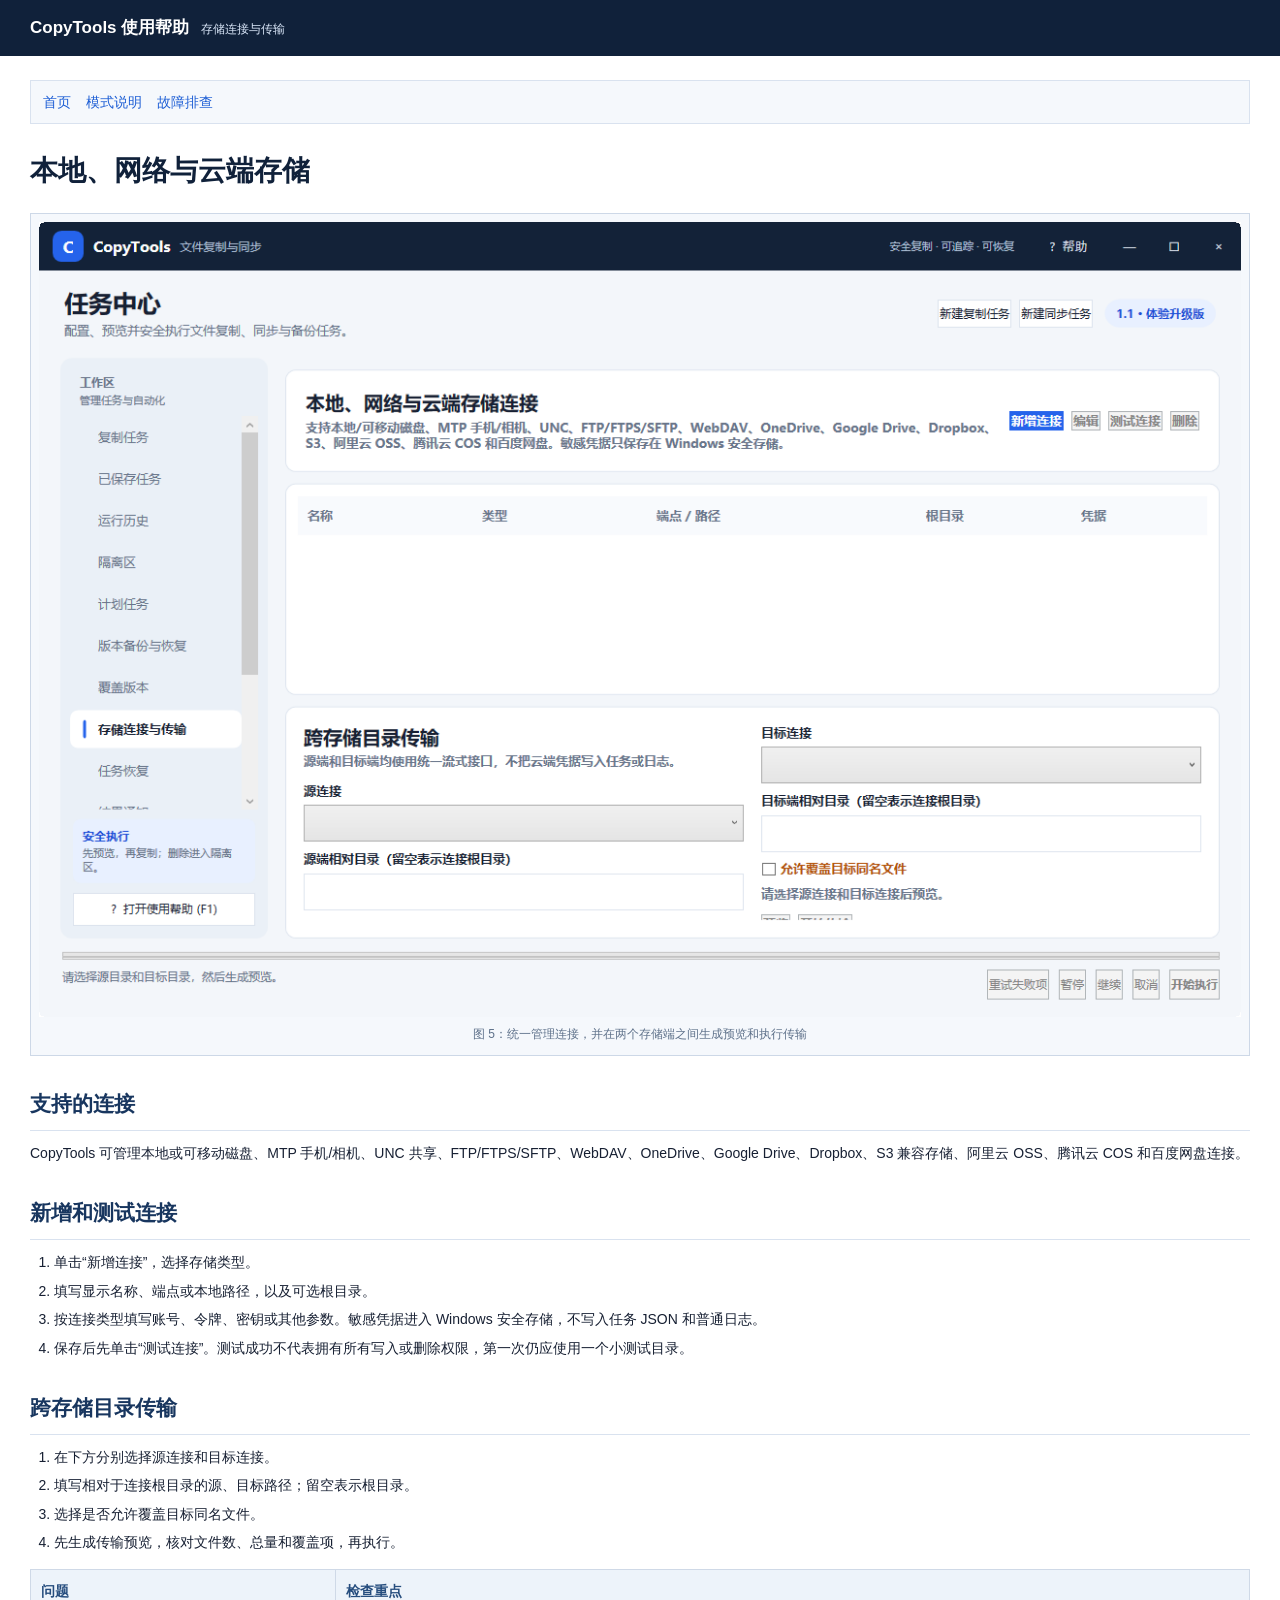
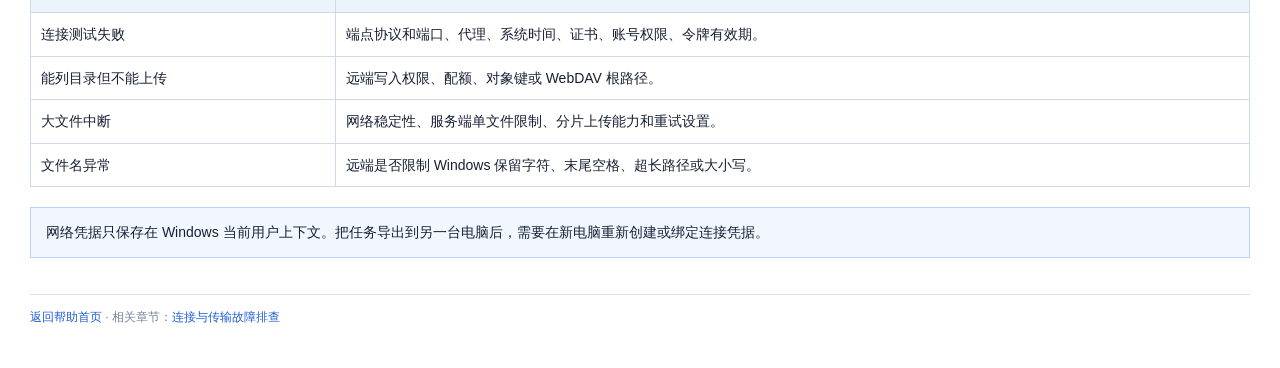
<file: docs/help-src/storage.html>
<!DOCTYPE html>
<html lang="zh-CN"><head><meta charset="gb2312"><title>�洢�������洢����</title><link rel="stylesheet" href="styles/help.css"></head>
<body>
<div class="topbar"><strong>CopyTools ʹ�ð���</strong><span>�洢�����봫��</span></div>
<div class="nav"><a href="index.html">��ҳ</a><a href="copy-sync.html">ģʽ˵��</a><a href="troubleshooting.html">�����Ų�</a></div>
<h1>���ء��������ƶ˴洢</h1>
<div class="screenshot"><img src="images/05-storage.png" alt="�洢�����봫�����"><p class="caption">ͼ 5��ͳһ�������ӣ����������洢��֮������Ԥ����ִ�д���</p></div>
<h2>֧�ֵ�����</h2>
<p>CopyTools �ɹ������ػ���ƶ����̡�MTP �ֻ�/�����UNC ������FTP/FTPS/SFTP��WebDAV��OneDrive��Google Drive��Dropbox��S3 ���ݴ洢�������� OSS����Ѷ�� COS �Ͱٶ��������ӡ�</p>
<h2>�����Ͳ�������</h2>
<ol><li>�������������ӡ���ѡ��洢���͡�</li><li>��д��ʾ���ơ��˵�򱾵�·�����Լ���ѡ��Ŀ¼��</li><li>������������д�˺š����ơ���Կ����������������ƾ�ݽ��� Windows ��ȫ�洢����д������ JSON ����ͨ��־��</li><li>������ȵ������������ӡ������Գɹ�������ӵ������д���ɾ��Ȩ�ޣ���һ����Ӧʹ��һ��С����Ŀ¼��</li></ol>
<h2>��洢Ŀ¼����</h2>
<ol><li>���·��ֱ�ѡ��Դ���Ӻ�Ŀ�����ӡ�</li><li>��д��������Ӹ�Ŀ¼��Դ��Ŀ��·�������ձ�ʾ��Ŀ¼��</li><li>ѡ���Ƿ���������Ŀ��ͬ���ļ���</li><li>�����ɴ���Ԥ�����˶��ļ����������͸������ִ�С�</li></ol>
<table><tr><th>����</th><th>����ص�</th></tr><tr><td>���Ӳ���ʧ��</td><td>�˵�Э��Ͷ˿ڡ�������ϵͳʱ�䡢֤�顢�˺�Ȩ�ޡ�������Ч�ڡ�</td></tr><tr><td>����Ŀ¼�������ϴ�</td><td>Զ��д��Ȩ�ޡ���������� WebDAV ��·����</td></tr><tr><td>���ļ��ж�</td><td>�����ȶ��ԡ�����˵��ļ����ơ���Ƭ�ϴ��������������á�</td></tr><tr><td>�ļ����쳣</td><td>Զ���Ƿ����� Windows �����ַ���ĩβ�ո񡢳���·�����Сд��</td></tr></table>
<div class="tip">����ƾ��ֻ������ Windows ��ǰ�û������ġ������񵼳�����һ̨���Ժ���Ҫ���µ������´����������ƾ�ݡ�</div>
<div class="footer"><a href="index.html">���ذ�����ҳ</a> �� ����½ڣ�<a href="troubleshooting.html">�����봫������Ų�</a></div>
</body></html>
</file>
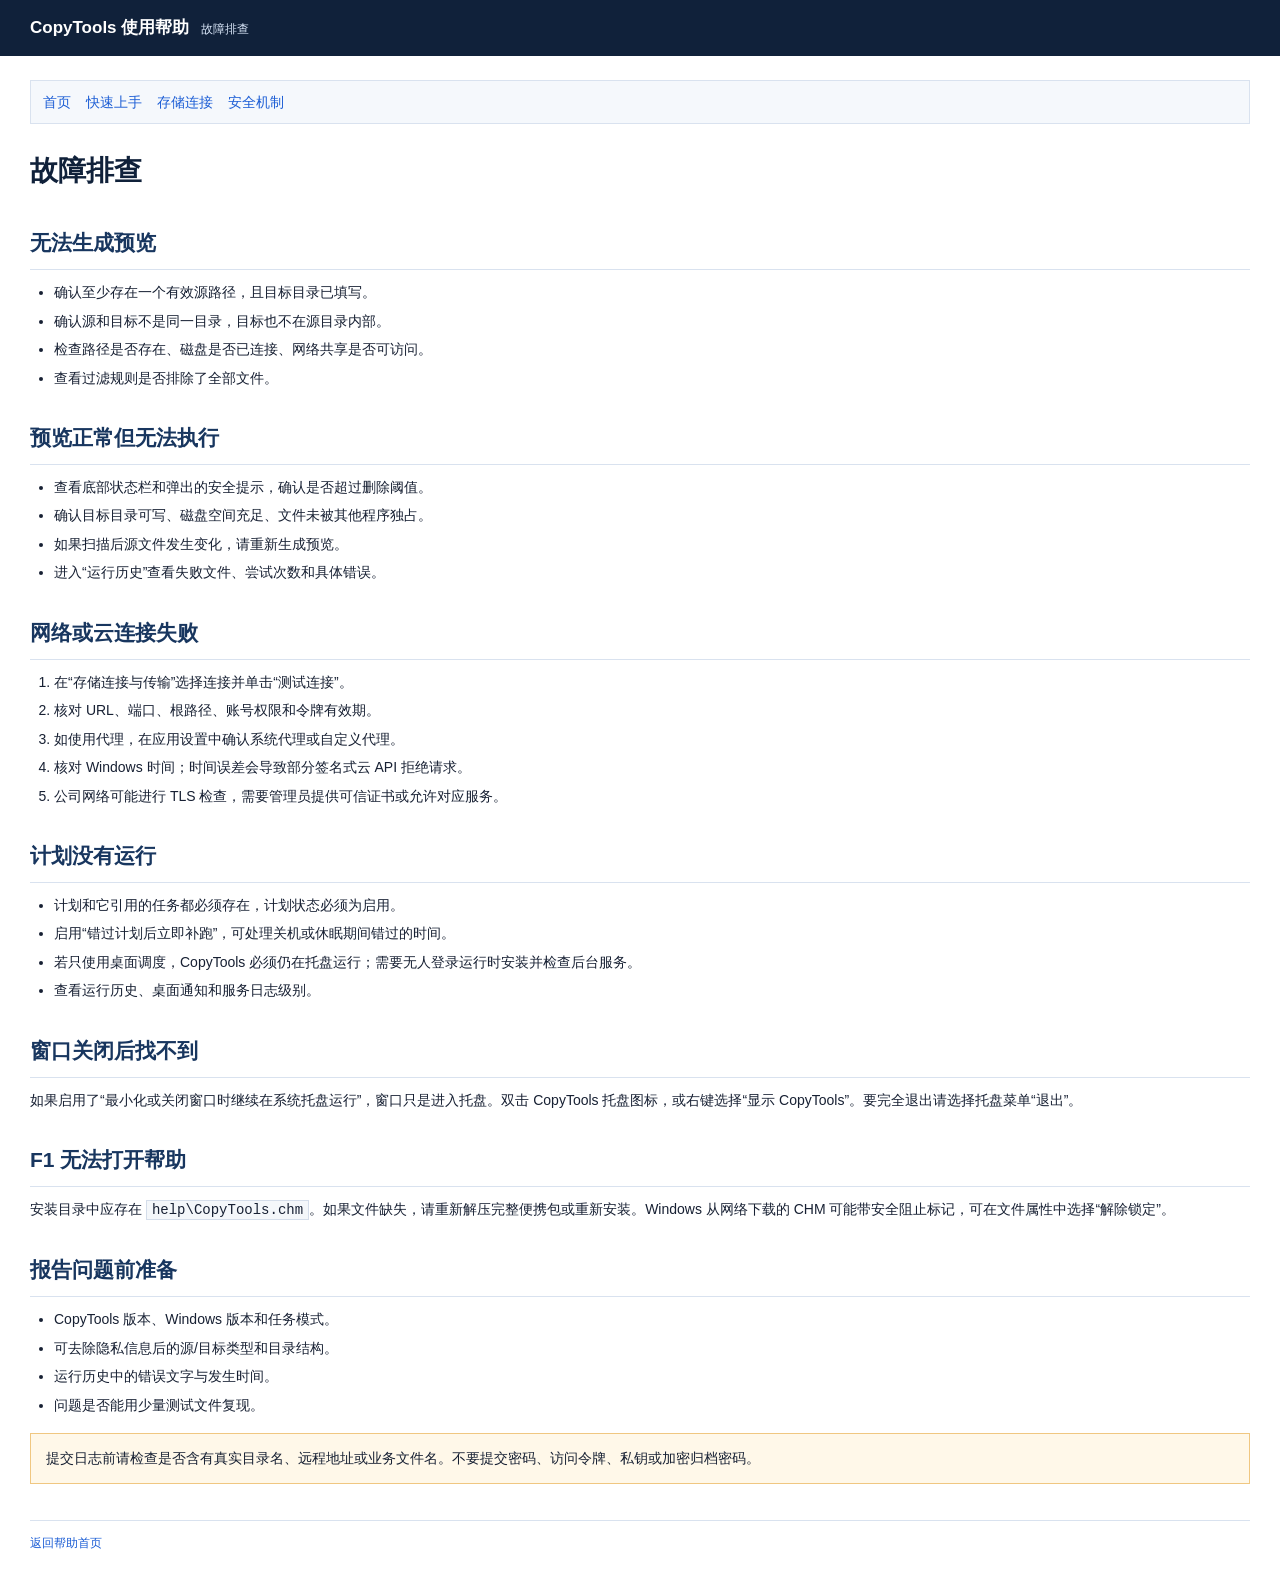
<file: docs/help-src/troubleshooting.html>
<!DOCTYPE html>
<html lang="zh-CN"><head><meta charset="gb2312"><title>�����Ų�</title><link rel="stylesheet" href="styles/help.css"></head>
<body>
<div class="topbar"><strong>CopyTools ʹ�ð���</strong><span>�����Ų�</span></div>
<div class="nav"><a href="index.html">��ҳ</a><a href="quick-start.html">��������</a><a href="storage.html">�洢����</a><a href="safety.html">��ȫ����</a></div>
<h1>�����Ų�</h1>
<h2>�޷�����Ԥ��</h2><ul><li>ȷ�����ٴ���һ����ЧԴ·������Ŀ��Ŀ¼����д��</li><li>ȷ��Դ��Ŀ�겻��ͬһĿ¼��Ŀ��Ҳ����ԴĿ¼�ڲ���</li><li>���·���Ƿ���ڡ������Ƿ������ӡ����繲���Ƿ�ɷ��ʡ�</li><li>�鿴���˹����Ƿ��ų���ȫ���ļ���</li></ul>
<h2>Ԥ���������޷�ִ��</h2><ul><li>�鿴�ײ�״̬���͵����İ�ȫ��ʾ��ȷ���Ƿ񳬹�ɾ����ֵ��</li><li>ȷ��Ŀ��Ŀ¼��д�����̿ռ���㡢�ļ�δ�����������ռ��</li><li>���ɨ���Դ�ļ������仯������������Ԥ����</li><li>���롰������ʷ���鿴ʧ���ļ������Դ����;������</li></ul>
<h2>�����������ʧ��</h2><ol><li>�ڡ��洢�����봫�䡱ѡ�����Ӳ��������������ӡ���</li><li>�˶� URL���˿ڡ���·�����˺�Ȩ�޺�������Ч�ڡ�</li><li>��ʹ�ô�������Ӧ��������ȷ��ϵͳ�������Զ��������</li><li>�˶� Windows ʱ�䣻ʱ�����ᵼ�²���ǩ��ʽ�� API �ܾ�����</li><li>��˾������ܽ��� TLS ��飬��Ҫ����Ա�ṩ����֤���������Ӧ����</li></ol>
<h2>�ƻ�û������</h2><ul><li>�ƻ��������õ����񶼱�����ڣ��ƻ�״̬����Ϊ���á�</li><li>���á������ƻ����������ܡ����ɴ����ػ��������ڼ������ʱ�䡣</li><li>��ֻʹ��������ȣ�CopyTools ���������������У���Ҫ���˵�¼����ʱ��װ������̨����</li><li>�鿴������ʷ������֪ͨ�ͷ�����־����</li></ul>
<h2>���ڹرպ��Ҳ���</h2><p>��������ˡ���С����رմ���ʱ������ϵͳ�������С�������ֻ�ǽ������̡�˫�� CopyTools ����ͼ�꣬���Ҽ�ѡ����ʾ CopyTools����Ҫ��ȫ�˳���ѡ�����̲˵����˳�����</p>
<h2>F1 �޷��򿪰���</h2><p>��װĿ¼��Ӧ���� <code>help\CopyTools.chm</code>������ļ�ȱʧ�������½�ѹ������Я�������°�װ��Windows ���������ص� CHM ���ܴ���ȫ��ֹ��ǣ������ļ�������ѡ�񡰽����������</p>
<h2>��������ǰ׼��</h2><ul><li>CopyTools �汾��Windows �汾������ģʽ��</li><li>��ȥ����˽��Ϣ���Դ/Ŀ�����ͺ�Ŀ¼�ṹ��</li><li>������ʷ�еĴ��������뷢��ʱ�䡣</li><li>�����Ƿ��������������ļ����֡�</li></ul>
<div class="warning">�ύ��־ǰ�����Ƿ�����ʵĿ¼����Զ�̵�ַ��ҵ���ļ�������Ҫ�ύ���롢�������ơ�˽Կ����ܹ鵵���롣</div>
<div class="footer"><a href="index.html">���ذ�����ҳ</a></div>
</body></html>
</file>
<file: docs/help-src/styles/help.css>
body {
  margin: 0;
  padding: 24px 30px 40px;
  color: #172033;
  background: #ffffff;
  font-family: "Microsoft YaHei UI", "Segoe UI", Arial, sans-serif;
  font-size: 14px;
  line-height: 1.75;
}
a { color: #1d5ed5; text-decoration: none; }
a:hover { text-decoration: underline; }
h1 { margin: 0 0 8px; color: #10213a; font-size: 28px; }
h2 { margin: 30px 0 10px; padding-bottom: 7px; border-bottom: 1px solid #d9e2ef; color: #18365f; font-size: 21px; }
h3 { margin: 22px 0 6px; color: #234c80; font-size: 16px; }
p { margin: 7px 0 12px; }
ul, ol { margin: 7px 0 14px 24px; padding: 0; }
li { margin: 4px 0; }
.topbar { margin: -24px -30px 24px; padding: 13px 30px; color: #dbe8fa; background: #10213a; }
.topbar strong { color: #ffffff; font-size: 17px; }
.topbar span { margin-left: 12px; font-size: 12px; }
.nav { margin: 0 0 22px; padding: 9px 12px; border: 1px solid #d9e2ef; background: #f5f8fc; }
.nav a { margin-right: 15px; white-space: nowrap; }
.lead { color: #536782; font-size: 16px; }
.hero { margin: 18px 0; padding: 18px 20px; border-left: 5px solid #2563eb; background: #edf4ff; }
.tip { margin: 16px 0; padding: 12px 15px; border: 1px solid #bcd2f7; background: #f2f7ff; }
.warning { margin: 16px 0; padding: 12px 15px; border: 1px solid #f0c781; background: #fff8e9; }
.danger { margin: 16px 0; padding: 12px 15px; border: 1px solid #e7aaa5; background: #fff2f0; }
.step { margin: 12px 0; padding: 13px 16px; border: 1px solid #d9e2ef; background: #ffffff; }
.step strong { color: #1d5ed5; }
.screenshot { margin: 18px 0 24px; padding: 8px; border: 1px solid #cdd8e7; background: #f5f8fc; }
.screenshot img { display: block; width: 100%; height: auto; border: 0; }
.caption { margin: 7px 5px 2px; color: #5e718a; font-size: 12px; text-align: center; }
table { width: 100%; margin: 12px 0 20px; border-collapse: collapse; }
th, td { padding: 9px 10px; border: 1px solid #cfd9e7; text-align: left; vertical-align: top; }
th { color: #264d7e; background: #edf3fa; }
code, kbd { padding: 1px 5px; border: 1px solid #d4ddea; background: #f4f7fa; font-family: Consolas, monospace; }
.footer { margin-top: 36px; padding-top: 12px; border-top: 1px solid #d9e2ef; color: #73839a; font-size: 12px; }
</file>
